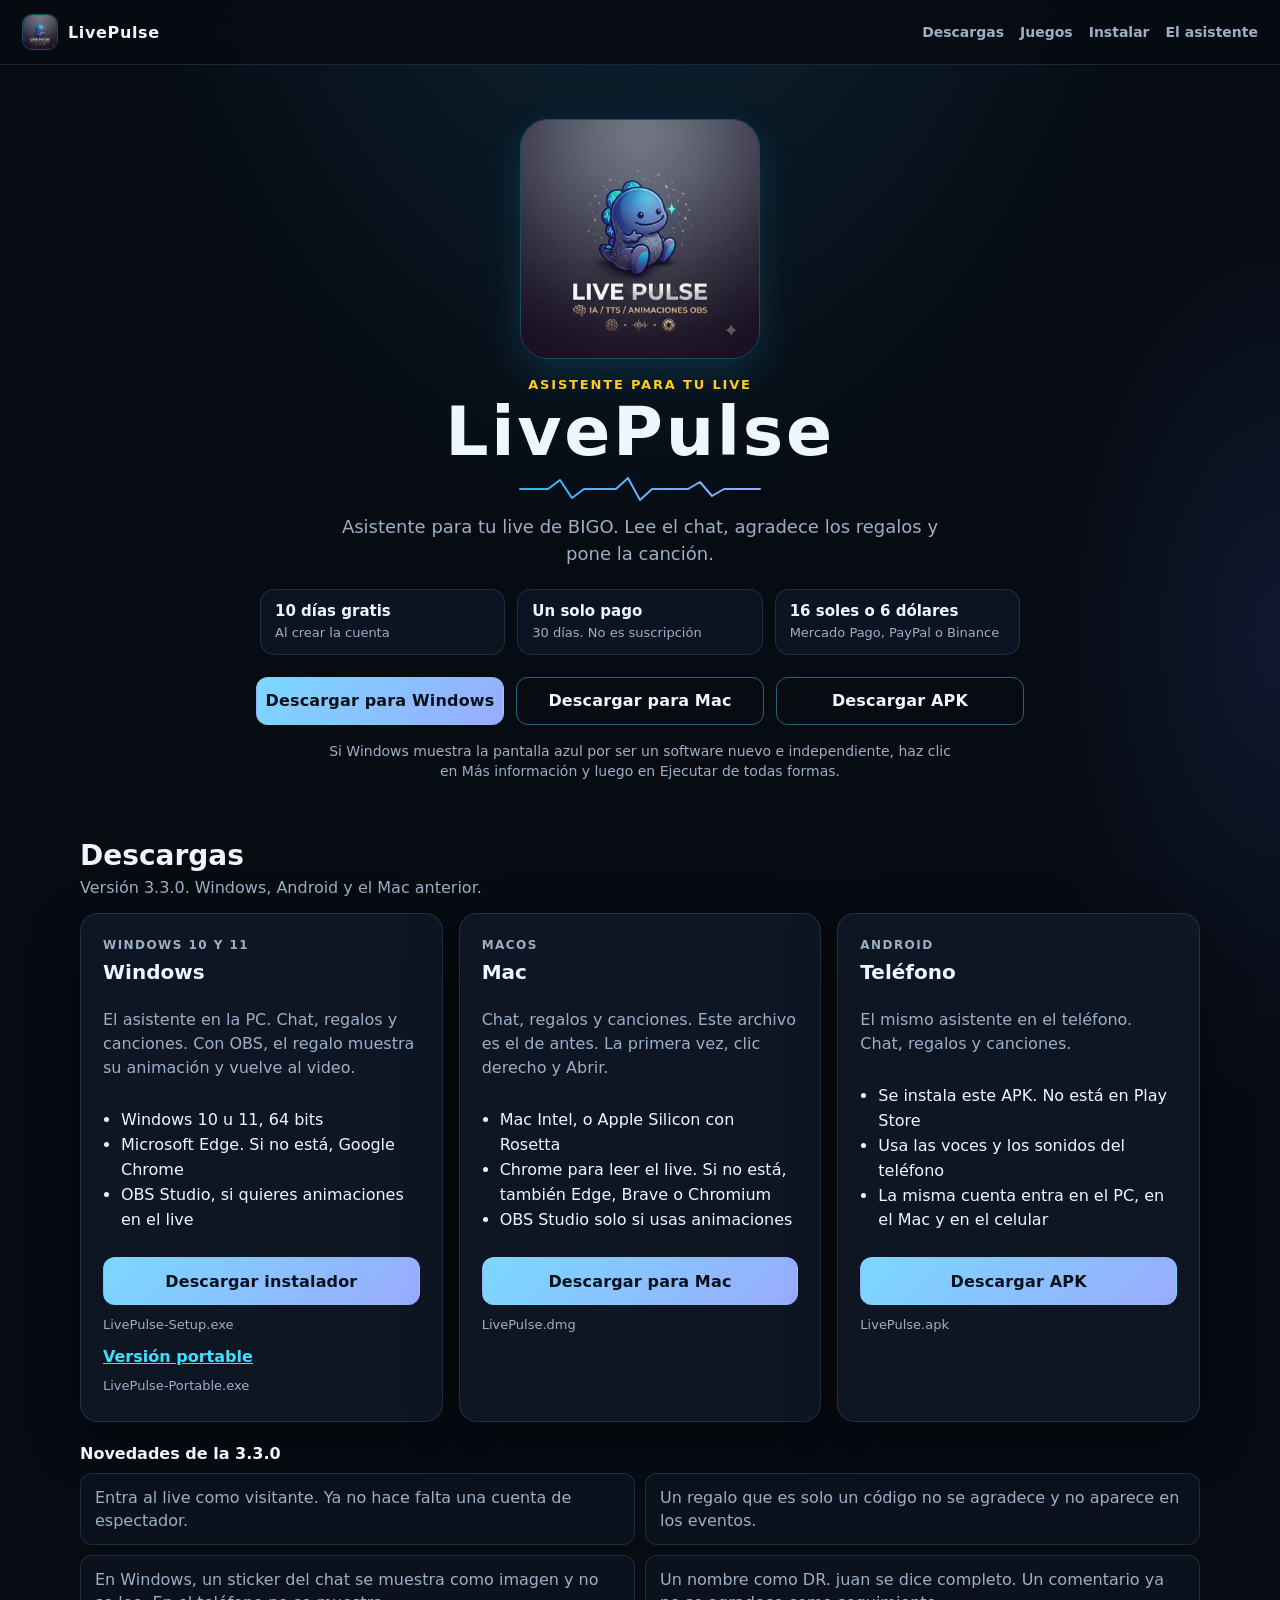
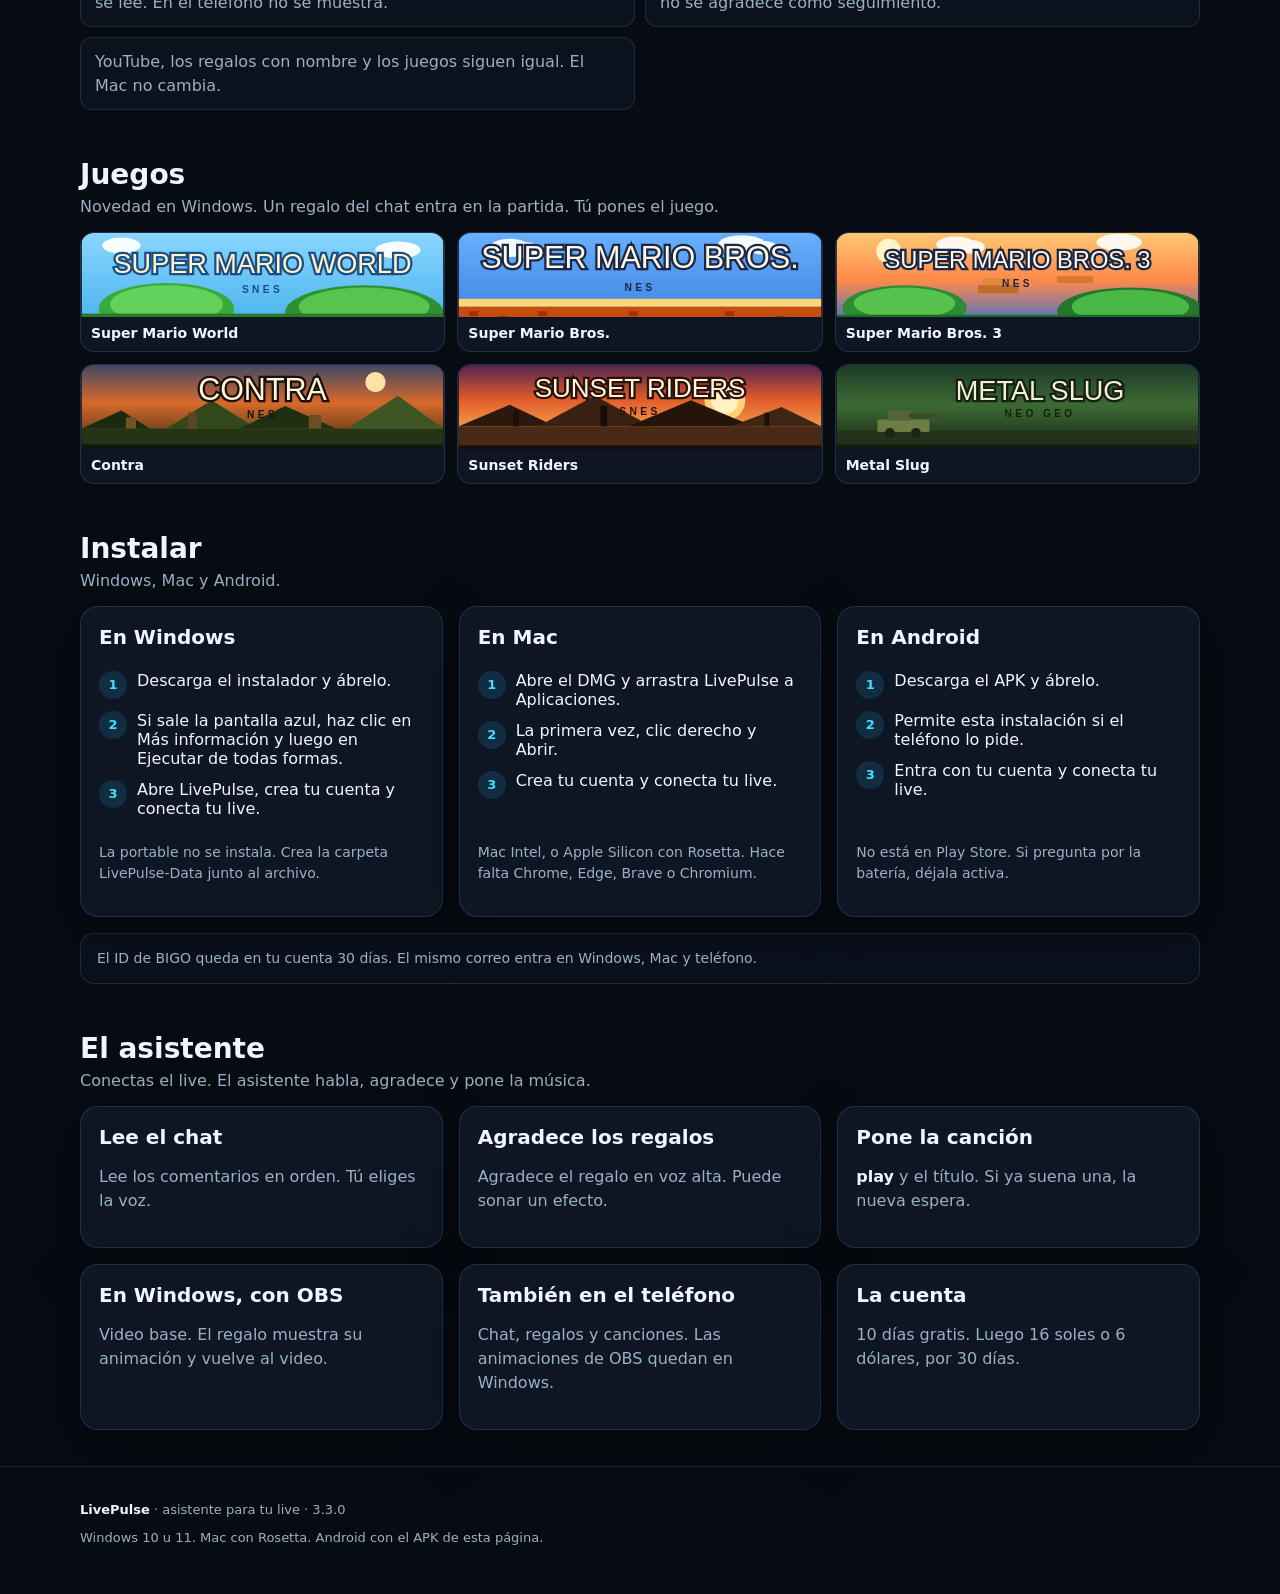
<file: index.html>
<!DOCTYPE html>
<html lang="es">
<head>
  <meta charset="utf-8">
  <meta name="viewport" content="width=device-width, initial-scale=1">
  <meta name="description" content="LivePulse, asistente para tu live de BIGO. Lee el chat, agradece los regalos y pone la canción.">
  <meta name="theme-color" content="#070b12">
  <title>LivePulse — Asistente para tu live</title>
  <link rel="icon" href="img/favicon.png" type="image/png">
  <link rel="stylesheet" href="estilos.css">
</head>
<body>
  <!--
    Descargas. Si conservas estas direcciones de GitHub, no edites esta página:
      https://raw.githubusercontent.com/2591740-dotcom/Livepulse/main/descargas/windows/LivePulse-Setup.exe?v=9
      https://raw.githubusercontent.com/2591740-dotcom/Livepulse/main/descargas/windows/LivePulse-Portable.exe?v=9
      https://raw.githubusercontent.com/2591740-dotcom/Livepulse/main/descargas/android/LivePulse.apk
      https://raw.githubusercontent.com/2591740-dotcom/Livepulse/main/descargas/mac/LivePulse.dmg
    La fuente de verdad al publicar es enlaces.json.
    Instrucciones: LEEME.txt de cada carpeta y README.md
  -->
  <header>
    <a class="brand" href="#inicio">
      <img src="img/favicon.png" alt="" width="36" height="36">
      LivePulse
    </a>
    <nav>
      <a href="#descargas">Descargas</a>
      <a href="#juegos">Juegos</a>
      <a href="#instalar">Instalar</a>
      <a href="#que-hace">El asistente</a>
    </nav>
  </header>

  <main class="wrap" id="inicio">
    <section class="hero">
      <img class="hero-logo" src="img/logo.png" alt="LivePulse">
      <p class="eyebrow">Asistente para tu live</p>
      <h1>LivePulse</h1>
      <svg class="wave" viewBox="0 0 240 32" aria-hidden="true">
        <defs>
          <linearGradient id="pulso" x1="0" y1="0" x2="1" y2="0">
            <stop offset="0" stop-color="#2bb8ff"/>
            <stop offset="1" stop-color="#9aabff"/>
          </linearGradient>
        </defs>
        <polyline fill="none" stroke="url(#pulso)" stroke-width="2" stroke-linejoin="round" stroke-linecap="round" points="0,16 28,16 40,7 52,25 64,16 96,16 108,5 120,27 132,16 168,16 180,9 192,23 204,16 240,16"/>
      </svg>
      <p class="lead">Asistente para tu live de BIGO. Lee el chat, agradece los regalos y pone la canción.</p>
      <ul class="facts">
        <li><strong>10 días gratis</strong><span>Al crear la cuenta</span></li>
        <li><strong>Un solo pago</strong><span>30 días. No es suscripción</span></li>
        <li><strong>16 soles o 6 dólares</strong><span>Mercado Pago, PayPal o Binance</span></li>
      </ul>
      <div class="actions">
        <a class="btn btn-primary" data-enlace="windows" href="https://raw.githubusercontent.com/2591740-dotcom/Livepulse/main/descargas/windows/LivePulse-Setup.exe?v=9" download="LivePulse-Setup.exe">Descargar para Windows</a>
        <a class="btn btn-ghost" data-enlace="mac" href="https://raw.githubusercontent.com/2591740-dotcom/Livepulse/main/descargas/mac/LivePulse.dmg" download="LivePulse.dmg">Descargar para Mac</a>
        <a class="btn btn-ghost" data-enlace="android" href="https://raw.githubusercontent.com/2591740-dotcom/Livepulse/main/descargas/android/LivePulse.apk" download="LivePulse.apk">Descargar APK</a>
      </div>
      <p class="safe">Si Windows muestra la pantalla azul por ser un software nuevo e independiente, haz clic en Más información y luego en Ejecutar de todas formas.</p>
    </section>

    <section id="descargas">
      <div class="section-head">
        <h2>Descargas</h2>
        <p class="section-lead">Versión <span data-version>3.3.0</span>. Windows, Android y el Mac anterior.</p>
      </div>
      <div class="cards">
        <article class="card">
          <p class="kicker">Windows 10 y 11</p>
          <h3>Windows</h3>
          <p>El asistente en la PC. Chat, regalos y canciones. Con OBS, el regalo muestra su animación y vuelve al video.</p>
          <ul>
            <li>Windows 10 u 11, 64 bits</li>
            <li>Microsoft Edge. Si no está, Google Chrome</li>
            <li>OBS Studio, si quieres animaciones en el live</li>
          </ul>
          <div class="card-foot">
            <a class="btn btn-primary" data-enlace="windows" href="https://raw.githubusercontent.com/2591740-dotcom/Livepulse/main/descargas/windows/LivePulse-Setup.exe?v=9" download="LivePulse-Setup.exe">Descargar instalador</a>
            <p class="meta"><span data-tamano="windows"></span> <span class="ruta" data-ruta="windows">LivePulse-Setup.exe</span></p>
            <div class="card-extra">
              <a class="link" data-enlace="windowsPortable" href="https://raw.githubusercontent.com/2591740-dotcom/Livepulse/main/descargas/windows/LivePulse-Portable.exe?v=9" download="LivePulse-Portable.exe">Versión portable</a>
              <p class="meta"><span data-tamano="windowsPortable"></span> <span class="ruta" data-ruta="windowsPortable">LivePulse-Portable.exe</span></p>
            </div>
          </div>
        </article>
        <article class="card">
          <p class="kicker">macOS</p>
          <h3>Mac</h3>
          <p>Chat, regalos y canciones. Este archivo es el de antes. La primera vez, clic derecho y Abrir.</p>
          <ul>
            <li>Mac Intel, o Apple Silicon con Rosetta</li>
            <li>Chrome para leer el live. Si no está, también Edge, Brave o Chromium</li>
            <li>OBS Studio solo si usas animaciones</li>
          </ul>
          <div class="card-foot">
            <a class="btn btn-primary" data-enlace="mac" href="https://raw.githubusercontent.com/2591740-dotcom/Livepulse/main/descargas/mac/LivePulse.dmg" download="LivePulse.dmg">Descargar para Mac</a>
            <p class="meta"><span data-tamano="mac"></span> <span class="ruta" data-ruta="mac">LivePulse.dmg</span></p>
            <div class="card-extra"></div>
          </div>
        </article>
        <article class="card">
          <p class="kicker">Android</p>
          <h3>Teléfono</h3>
          <p>El mismo asistente en el teléfono. Chat, regalos y canciones.</p>
          <ul>
            <li>Se instala este APK. No está en Play Store</li>
            <li>Usa las voces y los sonidos del teléfono</li>
            <li>La misma cuenta entra en el PC, en el Mac y en el celular</li>
          </ul>
          <div class="card-foot">
            <a class="btn btn-primary" data-enlace="android" href="https://raw.githubusercontent.com/2591740-dotcom/Livepulse/main/descargas/android/LivePulse.apk" download="LivePulse.apk">Descargar APK</a>
            <p class="meta"><span data-tamano="android"></span> <span class="ruta" data-ruta="android">LivePulse.apk</span></p>
            <div class="card-extra"></div>
          </div>
        </article>
      </div>
      <h3 class="release-title">Novedades de la 3.3.0</h3>
      <ul class="release">
        <li>Entra al live como visitante. Ya no hace falta una cuenta de espectador.</li>
        <li>Un regalo que es solo un código no se agradece y no aparece en los eventos.</li>
        <li>En Windows, un sticker del chat se muestra como imagen y no se lee. En el teléfono no se muestra.</li>
        <li>Un nombre como DR. juan se dice completo. Un comentario ya no se agradece como seguimiento.</li>
        <li>YouTube, los regalos con nombre y los juegos siguen igual. El Mac no cambia.</li>
      </ul>
    </section>

    <section id="juegos">
      <div class="section-head">
        <h2>Juegos</h2>
        <p class="section-lead">Novedad en Windows. Un regalo del chat entra en la partida. Tú pones el juego.</p>
      </div>
      <ul class="shots">
        <li>
          <img src="control-game/covers/smw.svg" alt="Super Mario World" width="320" height="90">
          <span>Super Mario World</span>
        </li>
        <li>
          <img src="control-game/covers/smb.svg" alt="Super Mario Bros." width="320" height="90">
          <span>Super Mario Bros.</span>
        </li>
        <li>
          <img src="control-game/covers/smb3.svg" alt="Super Mario Bros. 3" width="320" height="90">
          <span>Super Mario Bros. 3</span>
        </li>
        <li>
          <img src="control-game/covers/contra.svg" alt="Contra" width="320" height="90">
          <span>Contra</span>
        </li>
        <li>
          <img src="control-game/covers/sunset.svg" alt="Sunset Riders" width="320" height="90">
          <span>Sunset Riders</span>
        </li>
        <li>
          <img src="control-game/covers/mslug.svg" alt="Metal Slug" width="320" height="90">
          <span>Metal Slug</span>
        </li>
      </ul>
    </section>

    <section id="instalar">
      <div class="section-head">
        <h2>Instalar</h2>
        <p class="section-lead">Windows, Mac y Android.</p>
      </div>
      <div class="steps">
        <article class="step">
          <h3>En Windows</h3>
          <ol>
            <li>Descarga el instalador y ábrelo.</li>
            <li>Si sale la pantalla azul, haz clic en Más información y luego en Ejecutar de todas formas.</li>
            <li>Abre LivePulse, crea tu cuenta y conecta tu live.</li>
          </ol>
          <p class="note">La portable no se instala. Crea la carpeta LivePulse-Data junto al archivo.</p>
        </article>
        <article class="step">
          <h3>En Mac</h3>
          <ol>
            <li>Abre el DMG y arrastra LivePulse a Aplicaciones.</li>
            <li>La primera vez, clic derecho y Abrir.</li>
            <li>Crea tu cuenta y conecta tu live.</li>
          </ol>
          <p class="note">Mac Intel, o Apple Silicon con Rosetta. Hace falta Chrome, Edge, Brave o Chromium.</p>
        </article>
        <article class="step">
          <h3>En Android</h3>
          <ol>
            <li>Descarga el APK y ábrelo.</li>
            <li>Permite esta instalación si el teléfono lo pide.</li>
            <li>Entra con tu cuenta y conecta tu live.</li>
          </ol>
          <p class="note">No está en Play Store. Si pregunta por la batería, déjala activa.</p>
        </article>
      </div>
      <p class="note shared-note">El ID de BIGO queda en tu cuenta 30 días. El mismo correo entra en Windows, Mac y teléfono.</p>
    </section>

    <section id="que-hace">
      <div class="section-head">
        <h2>El asistente</h2>
        <p class="section-lead">Conectas el live. El asistente habla, agradece y pone la música.</p>
      </div>
      <div class="feats">
        <article class="feat">
          <h3>Lee el chat</h3>
          <p>Lee los comentarios en orden. Tú eliges la voz.</p>
        </article>
        <article class="feat">
          <h3>Agradece los regalos</h3>
          <p>Agradece el regalo en voz alta. Puede sonar un efecto.</p>
        </article>
        <article class="feat">
          <h3>Pone la canción</h3>
          <p><strong>play</strong> y el título. Si ya suena una, la nueva espera.</p>
        </article>
        <article class="feat">
          <h3>En Windows, con OBS</h3>
          <p>Video base. El regalo muestra su animación y vuelve al video.</p>
        </article>
        <article class="feat">
          <h3>También en el teléfono</h3>
          <p>Chat, regalos y canciones. Las animaciones de OBS quedan en Windows.</p>
        </article>
        <article class="feat">
          <h3>La cuenta</h3>
          <p>10 días gratis. Luego 16 soles o 6 dólares, por 30 días.</p>
        </article>
      </div>
    </section>
  </main>

  <footer>
    <div class="wrap">
      <p><strong>LivePulse</strong> · asistente para tu live · <span data-version>3.3.0</span></p>
      <p>Windows 10 u 11. Mac con Rosetta. Android con el APK de esta página.</p>
    </div>
  </footer>
  <script src="sitio.js"></script>
</body>
</html>
</file>
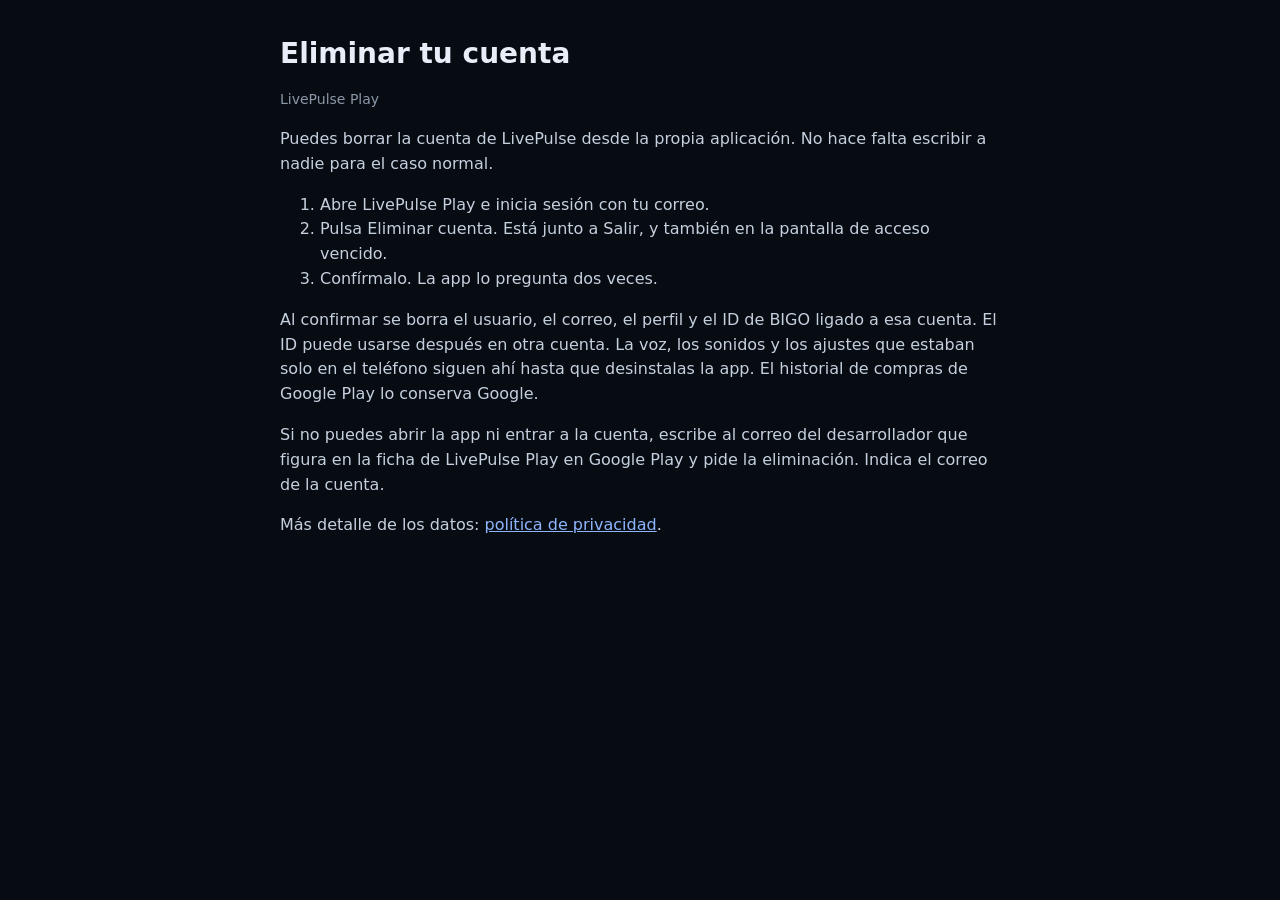
<file: eliminar-cuenta.html>
<!DOCTYPE html>
<html lang="es">
<head>
  <meta charset="utf-8">
  <meta name="viewport" content="width=device-width, initial-scale=1">
  <meta name="robots" content="index">
  <title>Eliminar cuenta — LivePulse Play</title>
  <style>
    :root { color-scheme: dark; }
    body {
      margin: 0;
      background: #070b12;
      color: #e8eef7;
      font: 16px/1.55 system-ui, Segoe UI, sans-serif;
    }
    main { max-width: 720px; margin: 0 auto; padding: 32px 20px 64px; }
    h1 { font-size: 28px; margin: 0 0 8px; }
    h2 { font-size: 18px; margin: 28px 0 8px; }
    p, li { color: #c5d0de; }
    a { color: #8eb6ff; }
    .muted { color: #8b98a8; font-size: 14px; }
  </style>
</head>
<body>
  <main>
    <h1>Eliminar tu cuenta</h1>
    <p class="muted">LivePulse Play</p>
    <p>Puedes borrar la cuenta de LivePulse desde la propia aplicación. No hace falta escribir a nadie para el caso normal.</p>
    <ol>
      <li>Abre LivePulse Play e inicia sesión con tu correo.</li>
      <li>Pulsa Eliminar cuenta. Está junto a Salir, y también en la pantalla de acceso vencido.</li>
      <li>Confírmalo. La app lo pregunta dos veces.</li>
    </ol>
    <p>Al confirmar se borra el usuario, el correo, el perfil y el ID de BIGO ligado a esa cuenta. El ID puede usarse después en otra cuenta. La voz, los sonidos y los ajustes que estaban solo en el teléfono siguen ahí hasta que desinstalas la app. El historial de compras de Google Play lo conserva Google.</p>
    <p>Si no puedes abrir la app ni entrar a la cuenta, escribe al correo del desarrollador que figura en la ficha de LivePulse Play en Google Play y pide la eliminación. Indica el correo de la cuenta.</p>
    <p>Más detalle de los datos: <a href="privacidad.html">política de privacidad</a>.</p>
  </main>
</body>
</html>
</file>
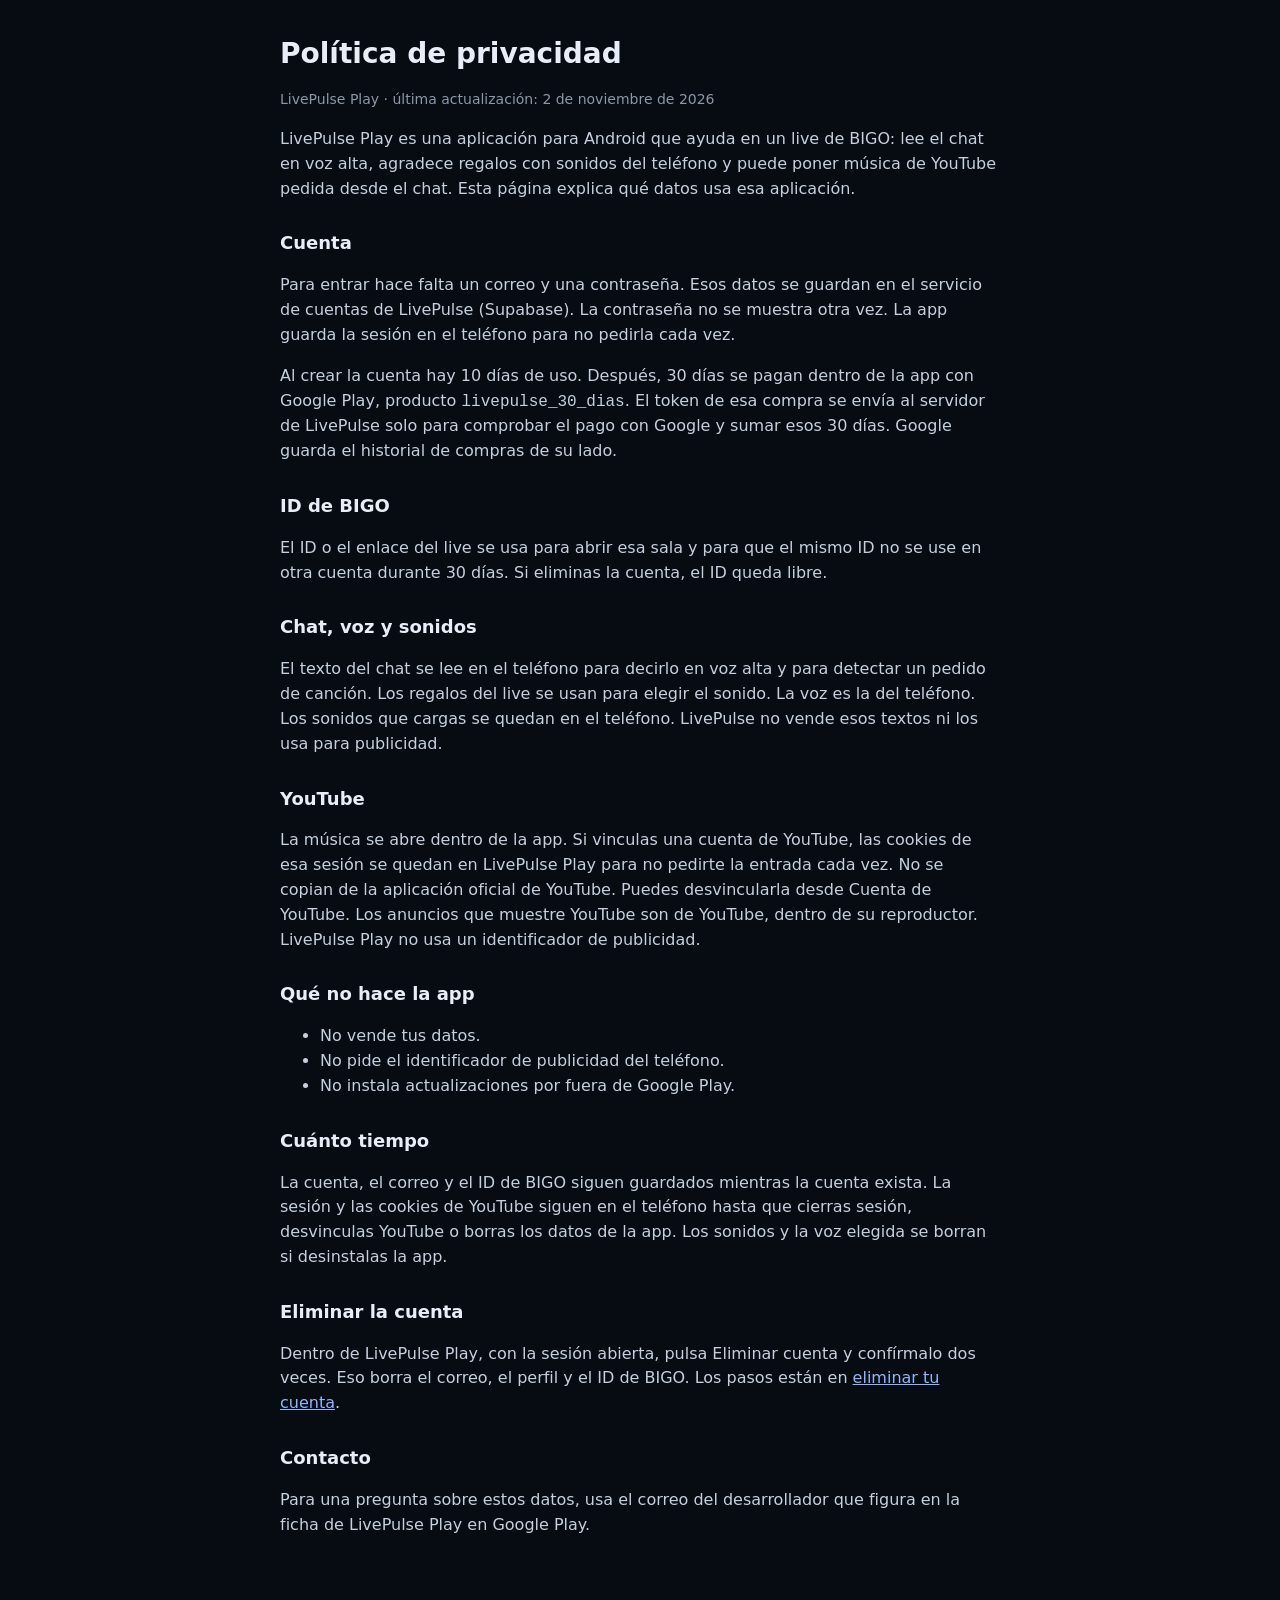
<file: privacidad.html>
<!DOCTYPE html>
<html lang="es">
<head>
  <meta charset="utf-8">
  <meta name="viewport" content="width=device-width, initial-scale=1">
  <meta name="robots" content="index">
  <title>Política de privacidad — LivePulse Play</title>
  <style>
    :root { color-scheme: dark; }
    body {
      margin: 0;
      background: #070b12;
      color: #e8eef7;
      font: 16px/1.55 system-ui, Segoe UI, sans-serif;
    }
    main { max-width: 720px; margin: 0 auto; padding: 32px 20px 64px; }
    h1 { font-size: 28px; margin: 0 0 8px; }
    h2 { font-size: 18px; margin: 28px 0 8px; }
    p, li { color: #c5d0de; }
    a { color: #8eb6ff; }
    .muted { color: #8b98a8; font-size: 14px; }
  </style>
</head>
<body>
  <main>
    <h1>Política de privacidad</h1>
    <p class="muted">LivePulse Play · última actualización: 2 de noviembre de 2026</p>
    <p>LivePulse Play es una aplicación para Android que ayuda en un live de BIGO: lee el chat en voz alta, agradece regalos con sonidos del teléfono y puede poner música de YouTube pedida desde el chat. Esta página explica qué datos usa esa aplicación.</p>

    <h2>Cuenta</h2>
    <p>Para entrar hace falta un correo y una contraseña. Esos datos se guardan en el servicio de cuentas de LivePulse (Supabase). La contraseña no se muestra otra vez. La app guarda la sesión en el teléfono para no pedirla cada vez.</p>
    <p>Al crear la cuenta hay 10 días de uso. Después, 30 días se pagan dentro de la app con Google Play, producto <code>livepulse_30_dias</code>. El token de esa compra se envía al servidor de LivePulse solo para comprobar el pago con Google y sumar esos 30 días. Google guarda el historial de compras de su lado.</p>

    <h2>ID de BIGO</h2>
    <p>El ID o el enlace del live se usa para abrir esa sala y para que el mismo ID no se use en otra cuenta durante 30 días. Si eliminas la cuenta, el ID queda libre.</p>

    <h2>Chat, voz y sonidos</h2>
    <p>El texto del chat se lee en el teléfono para decirlo en voz alta y para detectar un pedido de canción. Los regalos del live se usan para elegir el sonido. La voz es la del teléfono. Los sonidos que cargas se quedan en el teléfono. LivePulse no vende esos textos ni los usa para publicidad.</p>

    <h2>YouTube</h2>
    <p>La música se abre dentro de la app. Si vinculas una cuenta de YouTube, las cookies de esa sesión se quedan en LivePulse Play para no pedirte la entrada cada vez. No se copian de la aplicación oficial de YouTube. Puedes desvincularla desde Cuenta de YouTube. Los anuncios que muestre YouTube son de YouTube, dentro de su reproductor. LivePulse Play no usa un identificador de publicidad.</p>

    <h2>Qué no hace la app</h2>
    <ul>
      <li>No vende tus datos.</li>
      <li>No pide el identificador de publicidad del teléfono.</li>
      <li>No instala actualizaciones por fuera de Google Play.</li>
    </ul>

    <h2>Cuánto tiempo</h2>
    <p>La cuenta, el correo y el ID de BIGO siguen guardados mientras la cuenta exista. La sesión y las cookies de YouTube siguen en el teléfono hasta que cierras sesión, desvinculas YouTube o borras los datos de la app. Los sonidos y la voz elegida se borran si desinstalas la app.</p>

    <h2>Eliminar la cuenta</h2>
    <p>Dentro de LivePulse Play, con la sesión abierta, pulsa Eliminar cuenta y confírmalo dos veces. Eso borra el correo, el perfil y el ID de BIGO. Los pasos están en <a href="eliminar-cuenta.html">eliminar tu cuenta</a>.</p>

    <h2>Contacto</h2>
    <p>Para una pregunta sobre estos datos, usa el correo del desarrollador que figura en la ficha de LivePulse Play en Google Play.</p>
  </main>
</body>
</html>
</file>
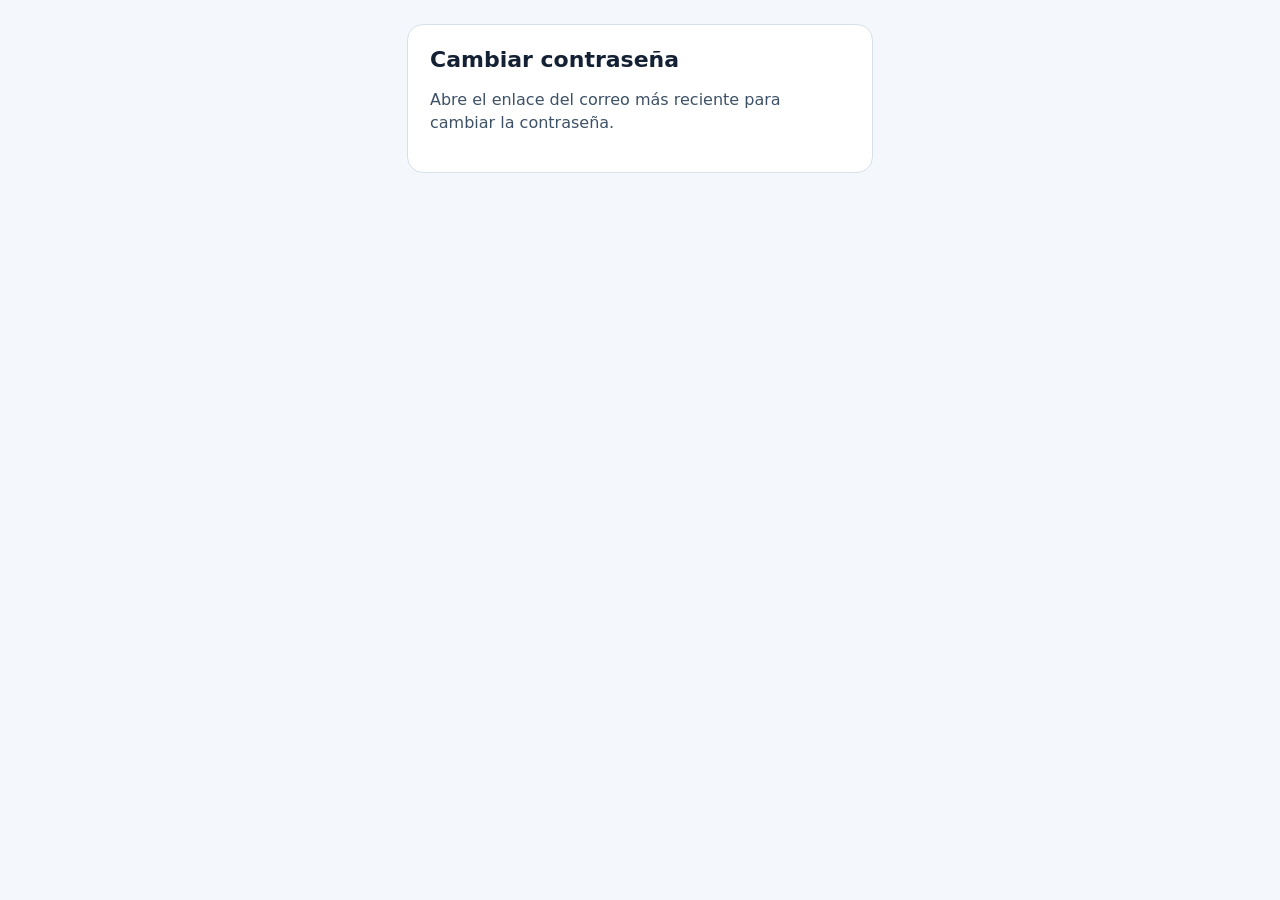
<file: docs/recuperar.html>
<!DOCTYPE html>
<html lang="es">
<head>
  <meta charset="utf-8">
  <meta name="viewport" content="width=device-width, initial-scale=1">
  <title>Cambiar contraseña — LivePulse</title>
  <style>
    body { margin: 0; background: #f4f7fb; color: #142033; font-family: "Segoe UI", system-ui, sans-serif; }
    main { max-width: 420px; margin: 24px auto; background: #fff; border: 1px solid #d5e0ea; border-radius: 16px; padding: 22px; }
    h1 { margin: 0 0 8px; font-size: 22px; }
    p { color: #3d5166; line-height: 1.45; }
    label { display: block; margin: 12px 0 6px; font-size: 13px; }
    input { width: 100%; box-sizing: border-box; min-height: 44px; border-radius: 10px; border: 1px solid #b7c6d4; padding: 8px 12px; font-size: 16px; }
    button { width: 100%; margin-top: 16px; min-height: 46px; border: 0; border-radius: 12px; background: #1688c9; color: #fff; font-weight: 700; font-size: 16px; }
    .ok { color: #0d7a45; }
    .bad { color: #b42318; }
  </style>
</head>
<body>
  <main>
    <h1>Cambiar contraseña</h1>
    <p id="intro">Escribe la contraseña nueva dos veces. Tu ID de BIGO sigue ligado a la cuenta.</p>
    <form id="form">
      <label for="pass">Contraseña nueva</label>
      <input id="pass" type="password" autocomplete="new-password" minlength="6" required>
      <label for="again">Confirmar contraseña</label>
      <input id="again" type="password" autocomplete="new-password" minlength="6" required>
      <button type="submit">Guardar contraseña</button>
    </form>
    <p id="msg"></p>
  </main>
  <script>
    var SUPABASE = "https://klthmrjtjcufwiodiqjm.supabase.co";
    var ANON = "sb_publishable_gbPOfYYXo67EY6dD19j87w_btIwfCRH";
    var msg = document.getElementById("msg");
    var form = document.getElementById("form");
    var intro = document.getElementById("intro");
    function say(text, ok) {
      msg.textContent = text || "";
      msg.className = ok ? "ok" : "bad";
    }
    function readToken() {
      var hash = new URLSearchParams(location.hash.replace(/^#/, ""));
      var query = new URLSearchParams(location.search);
      return {
        access: hash.get("access_token") || "",
        type: hash.get("type") || query.get("type") || "",
        tokenHash: query.get("token_hash") || hash.get("token_hash") || "",
        errorCode: hash.get("error_code") || query.get("error_code") || ""
      };
    }
    var opened = readToken();
    if (opened.access || opened.tokenHash) {
      history.replaceState(null, "", location.pathname + location.search);
    }
    if (opened.errorCode) {
      form.hidden = true;
      intro.textContent = "Este enlace ya no sirve. Vuelve a LivePulse, pulsa Olvidé la contraseña y pide un correo nuevo. Ábrelo una sola vez.";
    } else if (!opened.access && !opened.tokenHash) {
      form.hidden = true;
      intro.textContent = "Abre el enlace del correo más reciente para cambiar la contraseña.";
    }
    function sessionToken() {
      if (opened.access && (!opened.type || opened.type === "recovery")) return Promise.resolve(opened.access);
      if (!opened.tokenHash) return Promise.resolve("");
      return fetch(SUPABASE + "/auth/v1/verify", {
        method: "POST",
        headers: { apikey: ANON, Authorization: "Bearer " + ANON, "Content-Type": "application/json" },
        body: JSON.stringify({ type: "recovery", token_hash: opened.tokenHash })
      }).then(function (res) { return res.json(); }).then(function (data) {
        return data.access_token || (data.session && data.session.access_token) || "";
      }).catch(function () { return ""; });
    }
    form.addEventListener("submit", function (ev) {
      ev.preventDefault();
      var pass = document.getElementById("pass").value;
      var again = document.getElementById("again").value;
      if (pass.length < 6) { say("La contraseña debe tener al menos 6 caracteres"); return; }
      if (pass !== again) { say("Las dos contraseñas no coinciden"); return; }
      say("Guardando…", true);
      sessionToken().then(function (token) {
        if (!token) { say("Este enlace ya no sirve. Pide otro correo desde la app."); return; }
        return fetch(SUPABASE + "/auth/v1/user", {
          method: "PUT",
          headers: { apikey: ANON, Authorization: "Bearer " + token, "Content-Type": "application/json" },
          body: JSON.stringify({ password: pass })
        }).then(function (res) {
          if (!res.ok) { say("No se pudo guardar la contraseña. Pide otro correo desde la app."); return; }
          form.hidden = true;
          intro.textContent = "Listo. Vuelve a LivePulse y entra con esta contraseña. Tu ID de BIGO sigue ligado a la cuenta.";
          say("", true);
        });
      }).catch(function () {
        say("No se pudo guardar la contraseña. Revisa tu conexión.");
      });
    });
  </script>
</body>
</html>
</file>
<file: estilos.css>
:root {
  --bg: #070b12;
  --card: #101827;
  --line: rgba(120, 186, 255, 0.16);
  --text: #eef6ff;
  --muted: #9bb0c6;
  --accent: #2bb8ff;
  --accent-2: #7f93ff;
  --cyan: #3de0ff;
  --gold: #ffca28;
  --ok: #5ee0b0;
  --shadow: 0 18px 50px rgba(0, 0, 0, 0.35);
}

* { box-sizing: border-box; }

html { scroll-behavior: smooth; }

body {
  margin: 0;
  min-height: 100vh;
  font-family: "Segoe UI", system-ui, sans-serif;
  color: var(--text);
  background:
    radial-gradient(ellipse 80% 50% at 50% -10%, rgba(43, 184, 255, 0.18), transparent 55%),
    radial-gradient(ellipse 40% 30% at 100% 20%, rgba(91, 108, 255, 0.12), transparent 50%),
    var(--bg);
}

img { max-width: 100%; height: auto; display: block; }

a { color: var(--cyan); }

.wrap {
  width: min(1120px, calc(100% - 40px));
  margin: 0 auto;
}

header {
  position: sticky;
  top: 0;
  z-index: 5;
  display: flex;
  justify-content: space-between;
  align-items: center;
  gap: 16px;
  padding: 14px 22px;
  background: rgba(7, 11, 18, 0.88);
  border-bottom: 1px solid var(--line);
  backdrop-filter: blur(14px);
}

.brand {
  display: flex;
  align-items: center;
  gap: 10px;
  color: var(--text);
  text-decoration: none;
  font-weight: 800;
  letter-spacing: 0.04em;
}

.brand img {
  width: 36px;
  height: 36px;
  border-radius: 10px;
  object-fit: cover;
  border: 1px solid rgba(61, 224, 255, 0.35);
}

nav {
  display: flex;
  flex-wrap: wrap;
  gap: 8px 16px;
}

nav a {
  color: var(--muted);
  text-decoration: none;
  font-size: 14px;
  font-weight: 600;
}

nav a:hover { color: var(--text); }

.hero {
  text-align: center;
  padding: 42px 0 18px;
}

.hero-logo {
  width: min(240px, 68vw);
  margin: 0 auto 8px;
  border-radius: 28px;
  border: 1px solid rgba(61, 224, 255, 0.28);
  box-shadow: 0 16px 40px rgba(43, 184, 255, 0.16);
}

.eyebrow {
  margin: 18px 0 0;
  color: var(--gold);
  font-size: 13px;
  font-weight: 700;
  letter-spacing: 0.14em;
  text-transform: uppercase;
}

h1 {
  margin: 8px 0 0;
  font-size: clamp(40px, 7vw, 68px);
  line-height: 0.95;
  letter-spacing: 0.04em;
}

.wave {
  width: min(260px, 70%);
  height: 32px;
  margin: 8px auto 0;
  display: block;
}

.lead {
  margin: 8px auto 0;
  max-width: 620px;
  color: var(--muted);
  font-size: 18px;
  line-height: 1.5;
}

.facts {
  display: grid;
  grid-template-columns: repeat(3, minmax(0, 1fr));
  gap: 12px;
  max-width: 760px;
  margin: 22px auto 0;
  padding: 0;
  list-style: none;
  text-align: left;
}

.facts li {
  padding: 12px 14px;
  background: rgba(16, 24, 39, 0.72);
  border: 1px solid var(--line);
  border-radius: 14px;
}

.facts strong {
  display: block;
  margin-bottom: 2px;
  font-size: 15px;
}

.facts span {
  color: var(--muted);
  font-size: 13px;
  line-height: 1.4;
}

.actions {
  display: grid;
  grid-template-columns: repeat(3, minmax(0, 248px));
  justify-content: center;
  gap: 12px;
  margin-top: 22px;
}

.actions .btn { white-space: nowrap; }

.safe {
  max-width: 640px;
  margin: 16px auto 0;
  color: var(--muted);
  font-size: 14px;
  line-height: 1.45;
}

.btn {
  display: inline-flex;
  align-items: center;
  justify-content: center;
  min-height: 48px;
  padding: 12px 18px;
  border-radius: 12px;
  border: 1px solid transparent;
  text-decoration: none;
  font-weight: 700;
  letter-spacing: 0.01em;
}

.btn-primary {
  background: linear-gradient(135deg, #7ad8ff, #9aabff);
  color: #07111c;
}

.btn-primary:hover { filter: brightness(1.05); }

.btn-ghost {
  background: transparent;
  color: var(--text);
  border-color: rgba(90, 200, 255, 0.45);
}

.btn-ghost:hover { background: rgba(43, 184, 255, 0.08); }

.btn:focus-visible,
nav a:focus-visible,
.link:focus-visible {
  outline: 2px solid var(--gold);
  outline-offset: 3px;
}

.is-disabled {
  opacity: 0.45;
  pointer-events: none;
}

section { padding: 40px 0 8px; }

h2 {
  margin: 0 0 6px;
  font-size: 28px;
}

.section-head { margin-bottom: 16px; }

.section-lead {
  margin: 0;
  color: var(--muted);
}

.cards, .steps, .feats {
  display: grid;
  gap: 16px;
  align-items: stretch;
}

.card, .step, .feat {
  background: rgba(16, 24, 39, 0.92);
  border: 1px solid var(--line);
  border-radius: 18px;
  box-shadow: var(--shadow);
}

.card {
  display: flex;
  flex-direction: column;
  height: 100%;
  padding: 22px;
}

.card ul { flex: 1; }

.card-foot { margin-top: 8px; }

.card-extra { min-height: 64px; }

.card .btn { width: 100%; }

.card h3, .step h3, .feat h3 { margin: 0 0 8px; font-size: 20px; }

.kicker {
  margin: 0 0 6px;
  color: var(--cyan);
  font-size: 12px;
  font-weight: 800;
  letter-spacing: 0.12em;
  text-transform: uppercase;
}

.card p, .step p, .feat p, .note {
  color: var(--muted);
  line-height: 1.5;
}

.card ul {
  margin: 12px 0 16px;
  padding-left: 18px;
  color: var(--text);
  line-height: 1.55;
}

.release-title {
  margin: 22px 0 10px;
  font-size: 16px;
}

.release {
  display: grid;
  gap: 10px;
  margin: 0;
  padding: 0;
  list-style: none;
}

.release li {
  margin: 0;
  padding: 12px 14px;
  color: var(--muted);
  line-height: 1.45;
  background: rgba(16, 24, 39, 0.55);
  border: 1px solid var(--line);
  border-radius: 12px;
}

.shots {
  display: grid;
  grid-template-columns: repeat(2, minmax(0, 1fr));
  gap: 12px;
  margin: 0;
  padding: 0;
  list-style: none;
}

.shots li {
  margin: 0;
  overflow: hidden;
  background: rgba(16, 24, 39, 0.92);
  border: 1px solid var(--line);
  border-radius: 14px;
}

.shots img {
  display: block;
  width: 100%;
  height: 84px;
  object-fit: cover;
  object-position: center;
}

.shots span {
  display: block;
  padding: 8px 10px 10px;
  font-size: 14px;
  font-weight: 700;
}

.meta {
  min-height: 1.2em;
  margin: 10px 0 0;
  color: var(--ok);
  font-size: 13px;
}

.ruta {
  color: var(--muted);
}

.link {
  display: inline-block;
  margin-top: 12px;
  font-weight: 700;
}

.steps { margin-top: 0; }

.step {
  display: flex;
  flex-direction: column;
  height: 100%;
  padding: 18px;
}

.step ol {
  list-style: none;
  margin: 14px 0 12px;
  padding: 0;
  counter-reset: paso;
}

.step ol li {
  display: grid;
  grid-template-columns: 28px minmax(0, 1fr);
  gap: 10px;
  align-items: start;
  margin: 0 0 12px;
  counter-increment: paso;
}

.step ol li::before {
  content: counter(paso);
  width: 28px;
  height: 28px;
  display: grid;
  place-items: center;
  border-radius: 50%;
  background: rgba(43, 184, 255, 0.14);
  color: var(--cyan);
  font-size: 13px;
  font-weight: 800;
}

.feat { padding: 18px; }
.feat strong { color: var(--text); font-weight: 700; }

.note {
  margin-top: auto;
  font-size: 14px;
}

.shared-note {
  margin: 16px 0 0;
  padding: 14px 16px;
  background: rgba(16, 24, 39, 0.55);
  border: 1px solid var(--line);
  border-radius: 14px;
}

footer {
  margin-top: 28px;
  padding: 22px 0 36px;
  color: var(--muted);
  font-size: 13px;
  border-top: 1px solid var(--line);
}

footer strong { color: var(--text); }

@media (max-width: 899px) {
  .actions { grid-template-columns: 1fr; }
  .actions .btn { width: 100%; white-space: normal; }
}

@media (max-width: 700px) {
  header {
    flex-wrap: wrap;
    padding: 12px 16px;
  }
  nav { width: 100%; }
  .facts,
  .actions { grid-template-columns: 1fr; }
  .actions .btn { white-space: normal; }
  .card .btn,
  .actions .btn { width: 100%; }
}

@media (min-width: 760px) {
  .release { grid-template-columns: 1fr 1fr; }
  .shots { grid-template-columns: repeat(3, minmax(0, 1fr)); }
  .feats { grid-template-columns: 1fr 1fr; }
  .hero { padding-top: 54px; }
}

@media (min-width: 1020px) {
  .cards,
  .steps,
  .feats { grid-template-columns: repeat(3, minmax(0, 1fr)); }
}

@media (prefers-reduced-motion: reduce) {
  html { scroll-behavior: auto; }
}
</file>
